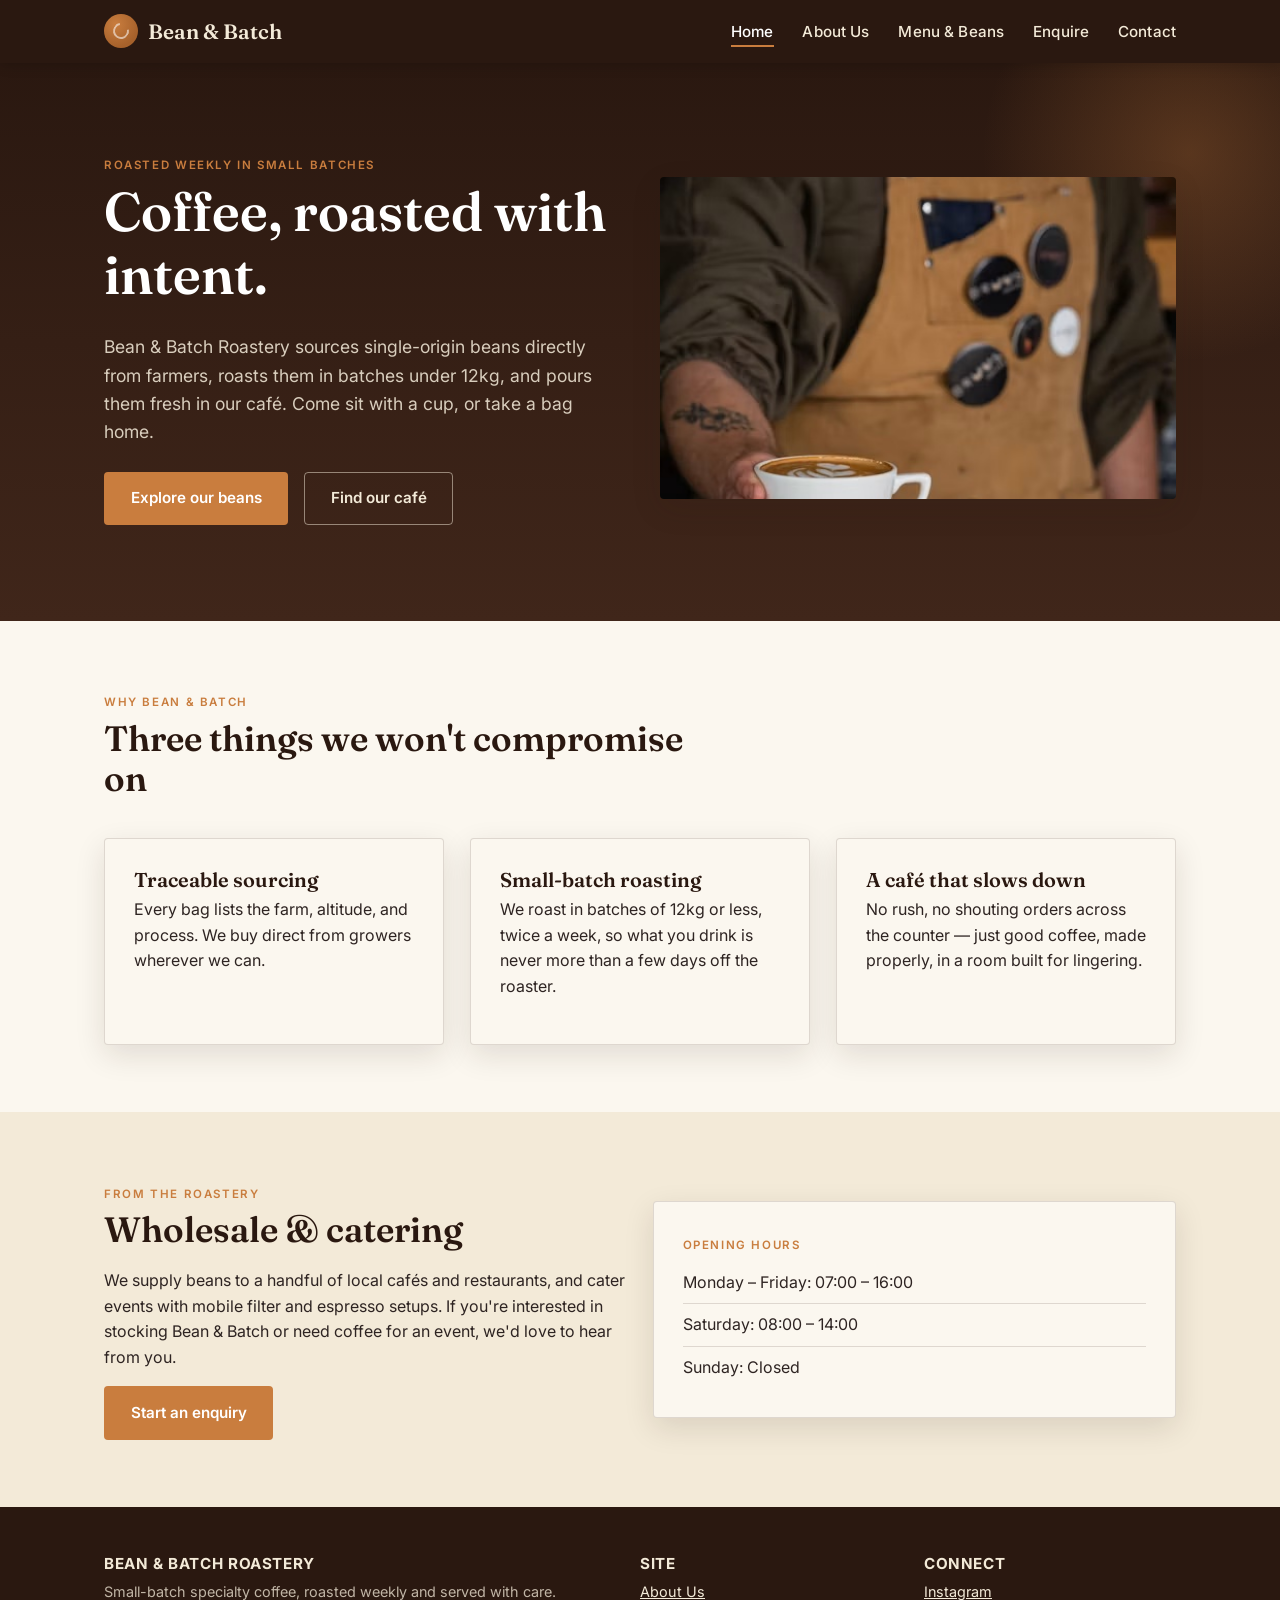
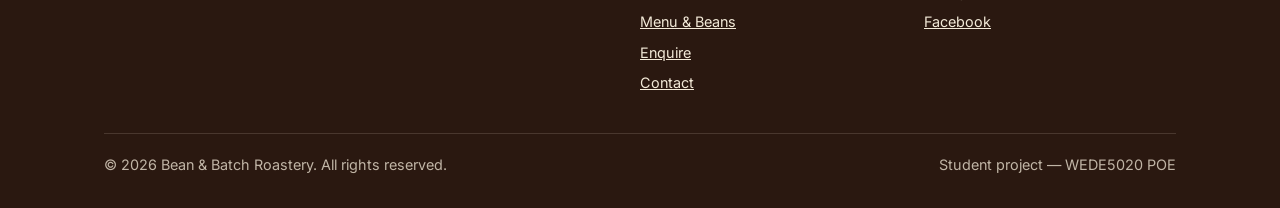
<file: index.html>
<!DOCTYPE html>
<html lang="en">
<head>
  <meta charset="UTF-8">
  <meta name="viewport" content="width=device-width, initial-scale=1.0">
  <title>Bean &amp; Batch Roastery | Small-Batch Specialty Coffee</title>
  <meta name="description" content="Bean & Batch Roastery — small-batch specialty coffee roasted weekly. Visit our café, shop beans online, or enquire about wholesale.">
  <link rel="preconnect" href="https://fonts.googleapis.com">
  <link href="https://fonts.googleapis.com/css2?family=Fraunces:wght@500;600;700&family=Inter:wght@400;500;600&display=swap" rel="stylesheet">
  <link rel="stylesheet" href="css/style.css">
</head>
<body>
  <a class="skip-link" href="#main">Skip to main content</a>

  <header class="site-header">
    <div class="container">
      <a class="brand" href="index.html"><span class="mark" aria-hidden="true"></span>Bean &amp; Batch</a>
      <button class="nav-toggle" aria-label="Toggle navigation" aria-expanded="false">☰ Menu</button>
      <nav class="main-nav" aria-label="Primary">
        <ul>
          <li><a href="index.html" aria-current="page">Home</a></li>
          <li><a href="about.html">About Us</a></li>
          <li><a href="products.html">Menu &amp; Beans</a></li>
          <li><a href="enquiry.html">Enquire</a></li>
          <li><a href="contact.html">Contact</a></li>
        </ul>
      </nav>
    </div>
  </header>

  <main id="main">
    <section class="hero">
      <div class="container">
        <div class="grid grid-2" style="align-items:center; gap:2.5rem;">
          <div>
            <p class="eyebrow">Roasted weekly in small batches</p>
            <h1>Coffee, roasted with intent.</h1>
            <p class="lede">Bean &amp; Batch Roastery sources single-origin beans directly from farmers, roasts them in batches under 12kg, and pours them fresh in our café. Come sit with a cup, or take a bag home.</p>
            <div class="hero-actions">
              <a class="btn btn-primary" href="products.html">Explore our beans</a>
              <a class="btn btn-outline" href="contact.html">Find our café</a>
            </div>
          </div>
          <div class="hero-figure">
            <figure class="responsive-figure">
              <picture>
                <source media="(max-width: 760px)" srcset="images/hero-coffee-480.jpg 480w, images/hero-coffee-800.jpg 800w" sizes="100vw">
                <source media="(min-width: 761px)" srcset="images/hero-coffee-800.jpg 800w, images/hero-coffee-1200.jpg 1200w" sizes="50vw">
                <img src="images/hero-coffee-800.jpg" alt="Barista pouring a fresh cup of filter coffee at the Bean & Batch counter" loading="lazy" width="800" height="500">
              </picture>
            </figure>
          </div>
        </div>
      </div>
    </section>

    <section>
      <div class="container">
        <div class="section-head">
          <p class="eyebrow">Why Bean &amp; Batch</p>
          <h2>Three things we won't compromise on</h2>
        </div>
        <div class="grid grid-3">
          <div class="card">
            <h3>Traceable sourcing</h3>
            <p>Every bag lists the farm, altitude, and process. We buy direct from growers wherever we can.</p>
          </div>
          <div class="card">
            <h3>Small-batch roasting</h3>
            <p>We roast in batches of 12kg or less, twice a week, so what you drink is never more than a few days off the roaster.</p>
          </div>
          <div class="card">
            <h3>A café that slows down</h3>
            <p>No rush, no shouting orders across the counter — just good coffee, made properly, in a room built for lingering.</p>
          </div>
        </div>
      </div>
    </section>

    <section class="section-alt">
      <div class="container">
        <div class="grid grid-2" style="align-items:center;">
          <div>
            <p class="eyebrow">From the roastery</p>
            <h2>Wholesale &amp; catering</h2>
            <p>We supply beans to a handful of local cafés and restaurants, and cater events with mobile filter and espresso setups. If you're interested in stocking Bean &amp; Batch or need coffee for an event, we'd love to hear from you.</p>
            <a class="btn btn-primary" href="enquiry.html">Start an enquiry</a>
          </div>
          <div class="card">
            <p class="eyebrow">Opening hours</p>
            <ul class="info-list">
              <li>Monday – Friday: 07:00 – 16:00</li>
              <li>Saturday: 08:00 – 14:00</li>
              <li>Sunday: Closed</li>
            </ul>
          </div>
        </div>
      </div>
    </section>
  </main>

  <footer class="site-footer">
    <div class="container">
      <div class="footer-grid">
        <div>
          <h4>Bean &amp; Batch Roastery</h4>
          <p>Small-batch specialty coffee, roasted weekly and served with care.</p>
        </div>
        <div>
          <h4>Site</h4>
          <ul>
            <li><a href="about.html">About Us</a></li>
            <li><a href="products.html">Menu &amp; Beans</a></li>
            <li><a href="enquiry.html">Enquire</a></li>
            <li><a href="contact.html">Contact</a></li>
          </ul>
        </div>
        <div>
          <h4>Connect</h4>
          <ul>
            <li><a href="https://instagram.com" target="_blank" rel="noopener">Instagram</a></li>
            <li><a href="https://facebook.com" target="_blank" rel="noopener">Facebook</a></li>
          </ul>
        </div>
      </div>
      <div class="footer-bottom">
        <span>&copy; 2026 Bean &amp; Batch Roastery. All rights reserved.</span>
        <span>Student project — WEDE5020 POE</span>
      </div>
    </div>
  </footer>

  <script src="js/main.js"></script>
</body>
</html>
</file>
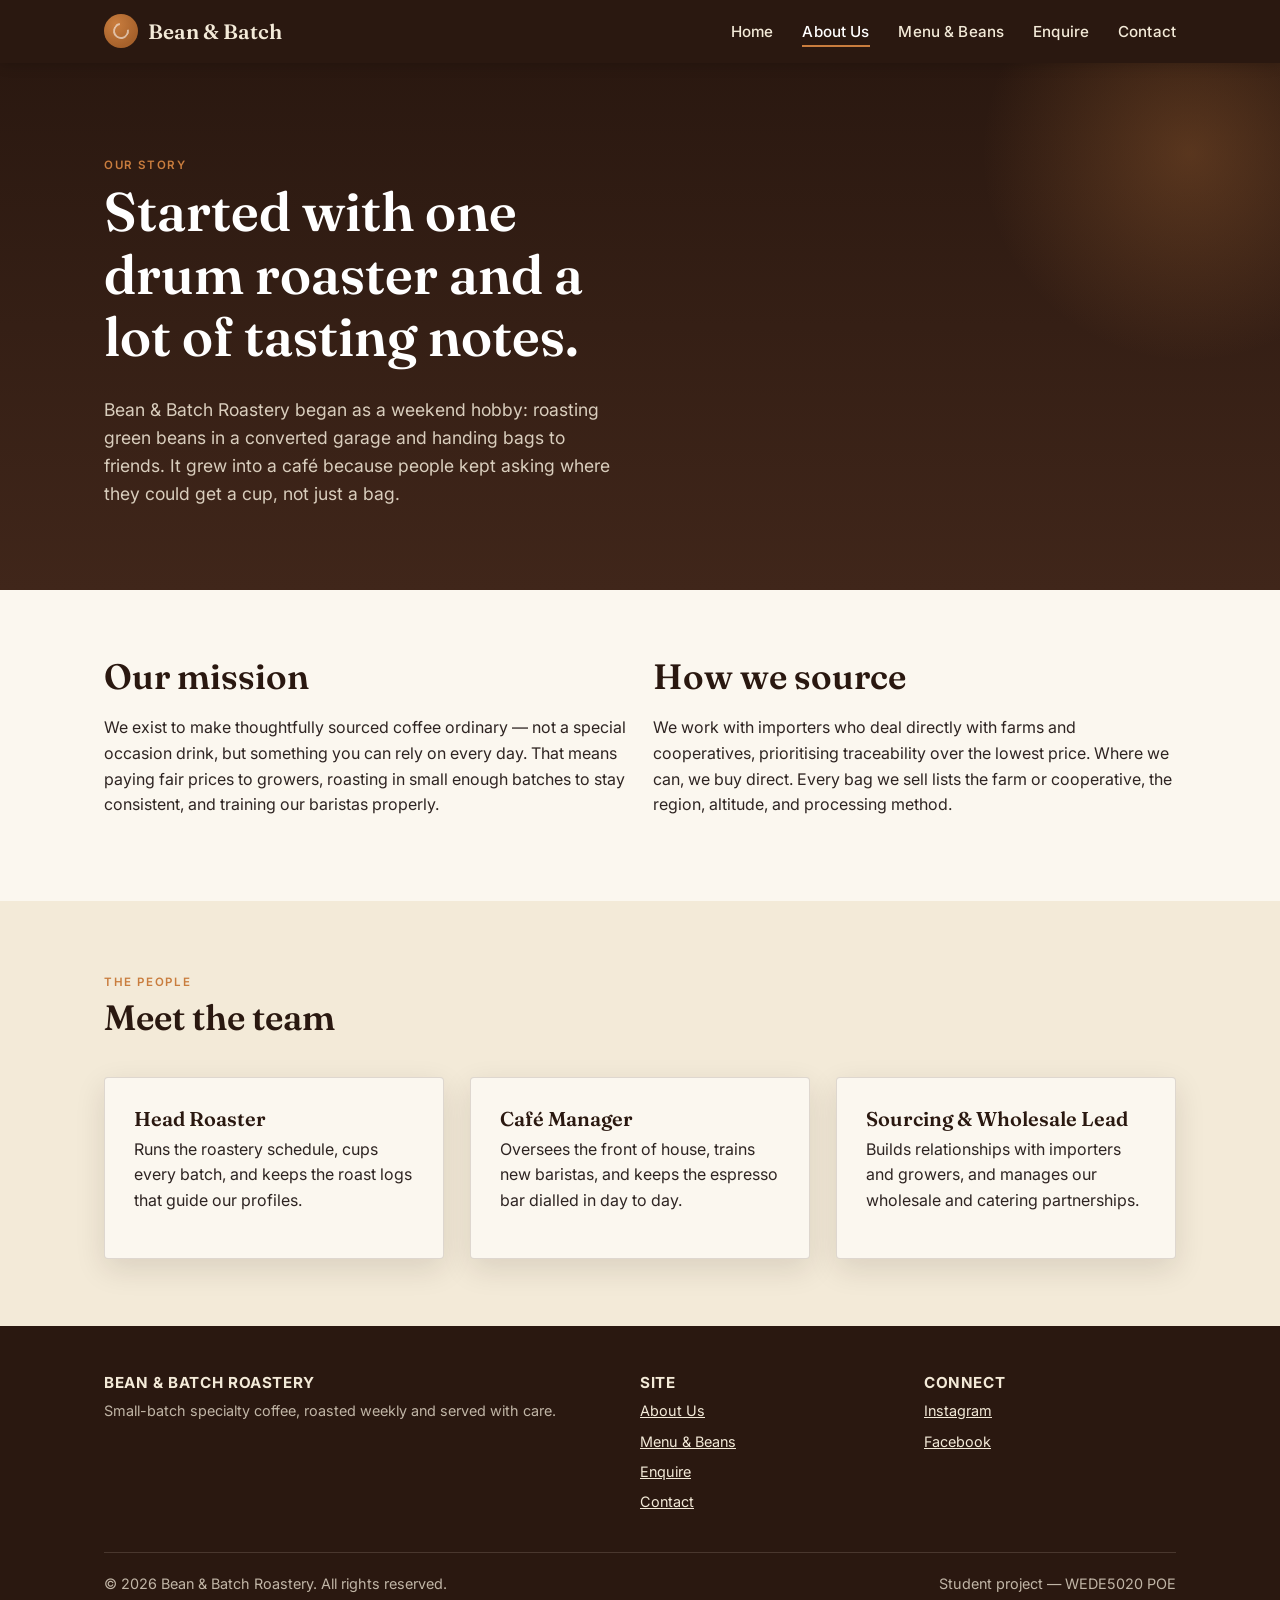
<file: about.html>
<!DOCTYPE html>
<html lang="en">
<head>
  <meta charset="UTF-8">
  <meta name="viewport" content="width=device-width, initial-scale=1.0">
  <title>About Us | Bean &amp; Batch Roastery</title>
  <meta name="description" content="The story, mission, and team behind Bean & Batch Roastery.">
  <link rel="preconnect" href="https://fonts.googleapis.com">
  <link href="https://fonts.googleapis.com/css2?family=Fraunces:wght@500;600;700&family=Inter:wght@400;500;600&display=swap" rel="stylesheet">
  <link rel="stylesheet" href="css/style.css">
</head>
<body>
  <a class="skip-link" href="#main">Skip to main content</a>

  <header class="site-header">
    <div class="container">
      <a class="brand" href="index.html"><span class="mark" aria-hidden="true"></span>Bean &amp; Batch</a>
      <button class="nav-toggle" aria-label="Toggle navigation" aria-expanded="false">☰ Menu</button>
      <nav class="main-nav" aria-label="Primary">
        <ul>
          <li><a href="index.html">Home</a></li>
          <li><a href="about.html" aria-current="page">About Us</a></li>
          <li><a href="products.html">Menu &amp; Beans</a></li>
          <li><a href="enquiry.html">Enquire</a></li>
          <li><a href="contact.html">Contact</a></li>
        </ul>
      </nav>
    </div>
  </header>

  <main id="main">
    <section class="hero" style="padding-bottom:4rem;">
      <div class="container">
        <p class="eyebrow">Our story</p>
        <h1>Started with one drum roaster and a lot of tasting notes.</h1>
        <p class="lede">Bean &amp; Batch Roastery began as a weekend hobby: roasting green beans in a converted garage and handing bags to friends. It grew into a café because people kept asking where they could get a cup, not just a bag.</p>
      </div>
    </section>

    <section>
      <div class="container">
        <div class="grid grid-2">
          <div>
            <h2>Our mission</h2>
            <p>We exist to make thoughtfully sourced coffee ordinary — not a special occasion drink, but something you can rely on every day. That means paying fair prices to growers, roasting in small enough batches to stay consistent, and training our baristas properly.</p>
          </div>
          <div>
            <h2>How we source</h2>
            <p>We work with importers who deal directly with farms and cooperatives, prioritising traceability over the lowest price. Where we can, we buy direct. Every bag we sell lists the farm or cooperative, the region, altitude, and processing method.</p>
          </div>
        </div>
      </div>
    </section>

    <section class="section-alt">
      <div class="container">
        <div class="section-head">
          <p class="eyebrow">The people</p>
          <h2>Meet the team</h2>
        </div>
        <div class="grid grid-3">
          <div class="card">
            <h3>Head Roaster</h3>
            <p>Runs the roastery schedule, cups every batch, and keeps the roast logs that guide our profiles.</p>
          </div>
          <div class="card">
            <h3>Café Manager</h3>
            <p>Oversees the front of house, trains new baristas, and keeps the espresso bar dialled in day to day.</p>
          </div>
          <div class="card">
            <h3>Sourcing &amp; Wholesale Lead</h3>
            <p>Builds relationships with importers and growers, and manages our wholesale and catering partnerships.</p>
          </div>
        </div>
      </div>
    </section>
  </main>

  <footer class="site-footer">
    <div class="container">
      <div class="footer-grid">
        <div>
          <h4>Bean &amp; Batch Roastery</h4>
          <p>Small-batch specialty coffee, roasted weekly and served with care.</p>
        </div>
        <div>
          <h4>Site</h4>
          <ul>
            <li><a href="about.html">About Us</a></li>
            <li><a href="products.html">Menu &amp; Beans</a></li>
            <li><a href="enquiry.html">Enquire</a></li>
            <li><a href="contact.html">Contact</a></li>
          </ul>
        </div>
        <div>
          <h4>Connect</h4>
          <ul>
            <li><a href="https://instagram.com" target="_blank" rel="noopener">Instagram</a></li>
            <li><a href="https://facebook.com" target="_blank" rel="noopener">Facebook</a></li>
          </ul>
        </div>
      </div>
      <div class="footer-bottom">
        <span>&copy; 2026 Bean &amp; Batch Roastery. All rights reserved.</span>
        <span>Student project — WEDE5020 POE</span>
      </div>
    </div>
  </footer>

  <script src="js/main.js"></script>
</body>
</html>
</file>
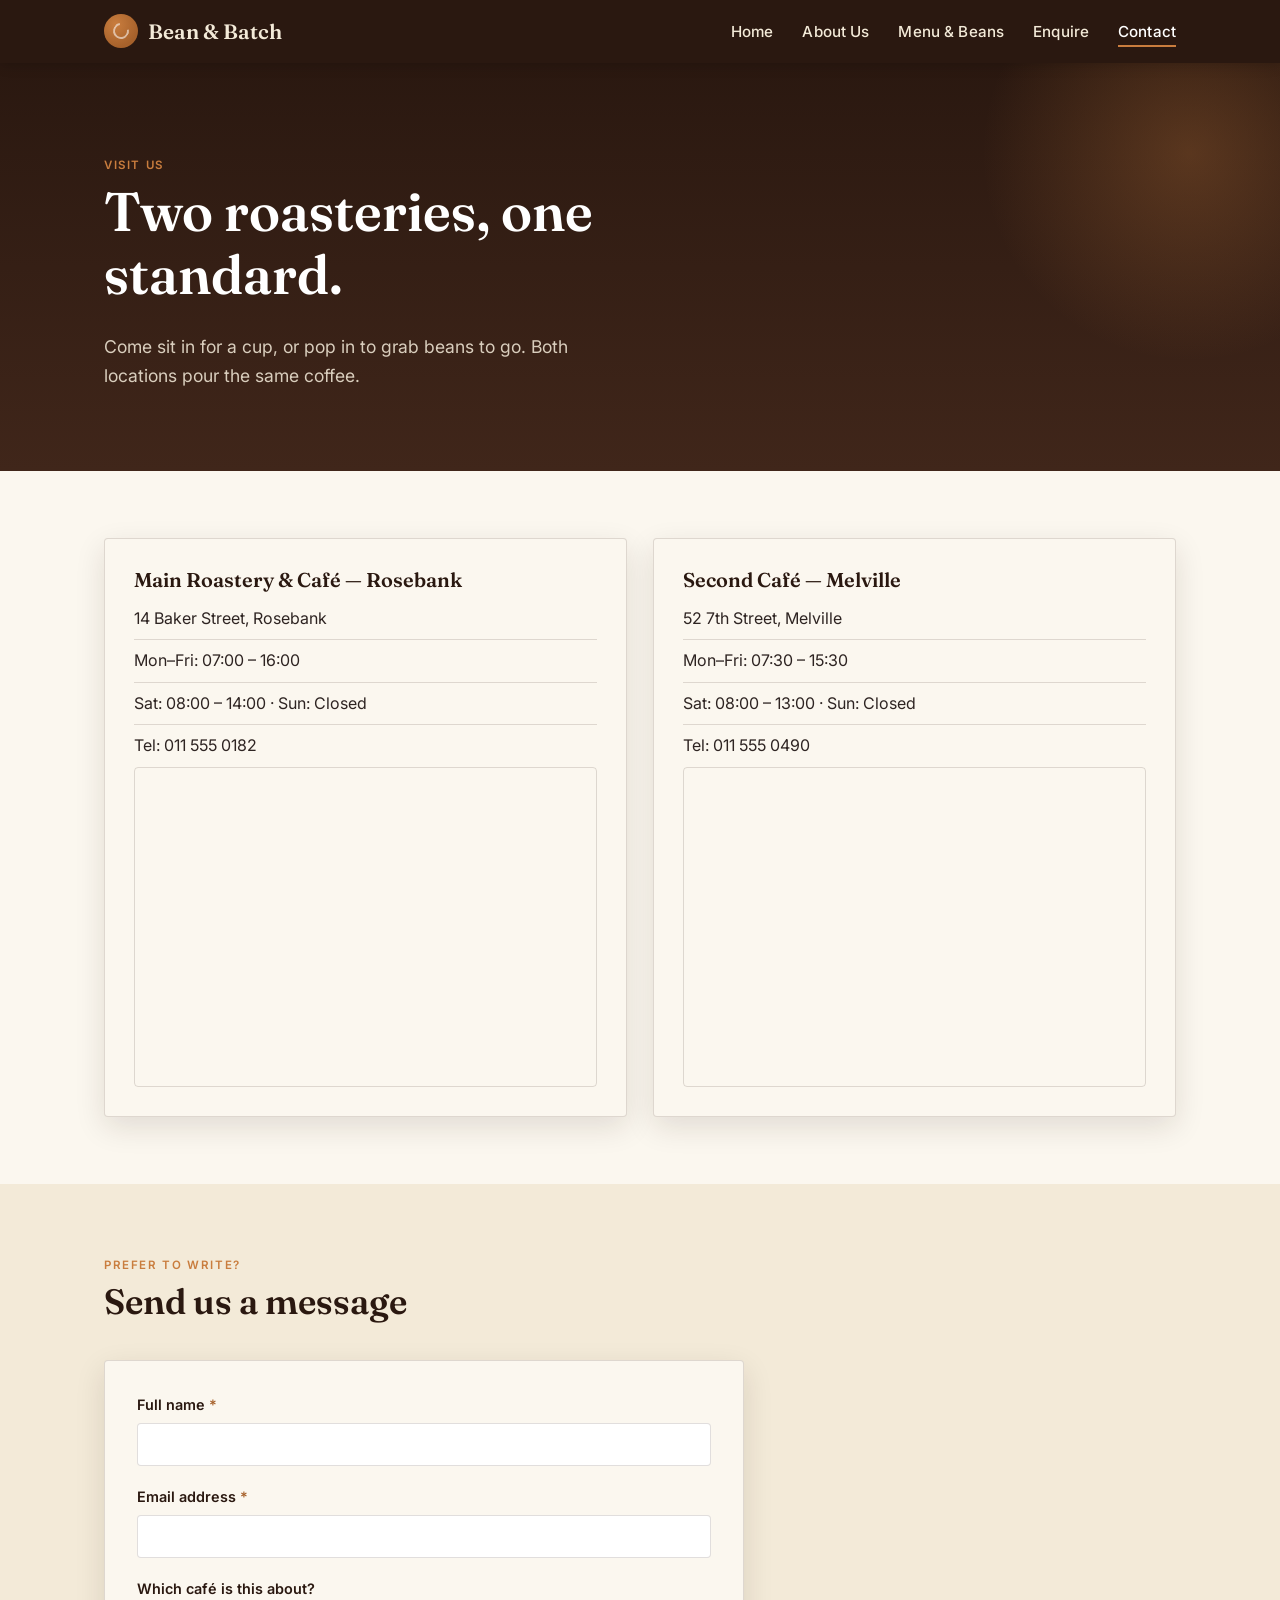
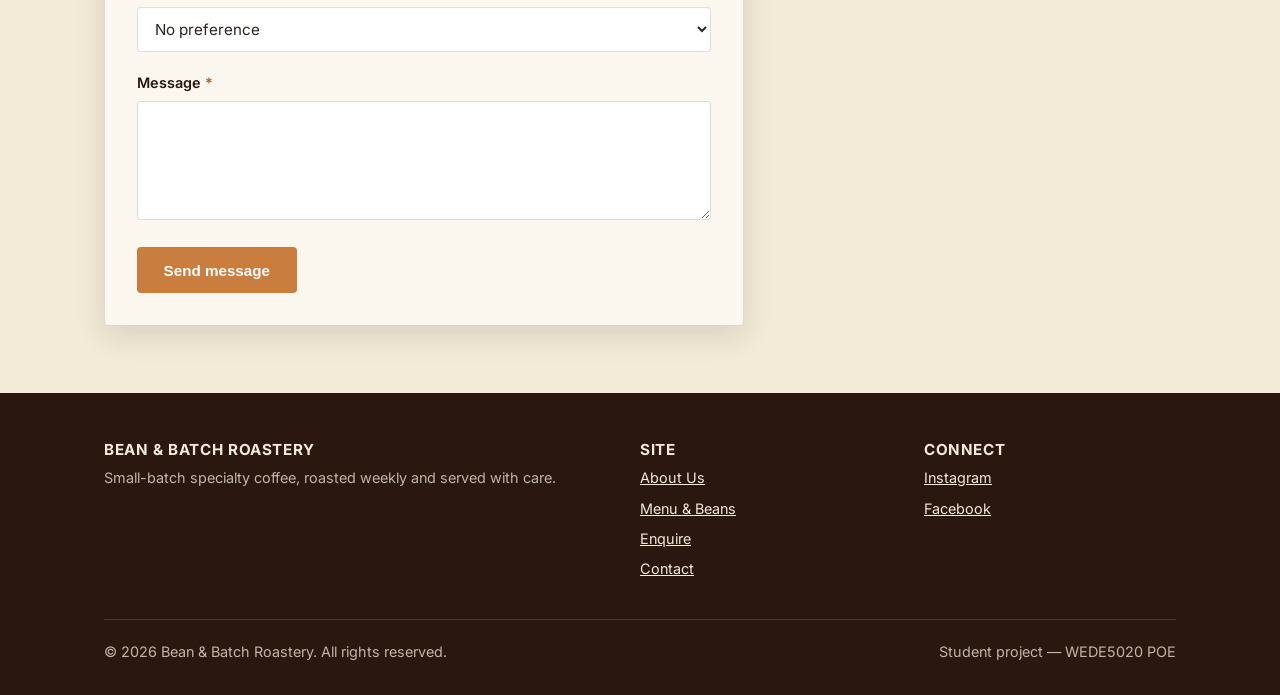
<file: contact.html>
<!DOCTYPE html>
<html lang="en">
<head>
  <meta charset="UTF-8">
  <meta name="viewport" content="width=device-width, initial-scale=1.0">
  <title>Contact | Bean &amp; Batch Roastery</title>
  <meta name="description" content="Find Bean & Batch Roastery's café locations, hours, and contact details.">
  <link rel="preconnect" href="https://fonts.googleapis.com">
  <link href="https://fonts.googleapis.com/css2?family=Fraunces:wght@500;600;700&family=Inter:wght@400;500;600&display=swap" rel="stylesheet">
  <link rel="stylesheet" href="css/style.css">
</head>
<body>
  <a class="skip-link" href="#main">Skip to main content</a>

  <header class="site-header">
    <div class="container">
      <a class="brand" href="index.html"><span class="mark" aria-hidden="true"></span>Bean &amp; Batch</a>
      <button class="nav-toggle" aria-label="Toggle navigation" aria-expanded="false">☰ Menu</button>
      <nav class="main-nav" aria-label="Primary">
        <ul>
          <li><a href="index.html">Home</a></li>
          <li><a href="about.html">About Us</a></li>
          <li><a href="products.html">Menu &amp; Beans</a></li>
          <li><a href="enquiry.html">Enquire</a></li>
          <li><a href="contact.html" aria-current="page">Contact</a></li>
        </ul>
      </nav>
    </div>
  </header>

  <main id="main">
    <section class="hero" style="padding-bottom:4rem;">
      <div class="container">
        <p class="eyebrow">Visit us</p>
        <h1>Two roasteries, one standard.</h1>
        <p class="lede">Come sit in for a cup, or pop in to grab beans to go. Both locations pour the same coffee.</p>
      </div>
    </section>

    <section>
      <div class="container">
        <div class="grid grid-2">
          <div class="card">
            <h3>Main Roastery &amp; Café — Rosebank</h3>
            <ul class="info-list">
              <li>14 Baker Street, Rosebank</li>
              <li>Mon–Fri: 07:00 – 16:00</li>
              <li>Sat: 08:00 – 14:00 · Sun: Closed</li>
              <li>Tel: 011 555 0182</li>
            </ul>
            <div class="map-embed">
              <iframe title="Map showing Rosebank location" src="https://maps.google.com/maps?q=Rosebank%20Johannesburg&t=&z=14&ie=UTF8&iwloc=&output=embed" loading="lazy"></iframe>
            </div>
          </div>
          <div class="card">
            <h3>Second Café — Melville</h3>
            <ul class="info-list">
              <li>52 7th Street, Melville</li>
              <li>Mon–Fri: 07:30 – 15:30</li>
              <li>Sat: 08:00 – 13:00 · Sun: Closed</li>
              <li>Tel: 011 555 0490</li>
            </ul>
            <div class="map-embed">
              <iframe title="Map showing Melville location" src="https://maps.google.com/maps?q=Melville%20Johannesburg&t=&z=14&ie=UTF8&iwloc=&output=embed" loading="lazy"></iframe>
            </div>
          </div>
        </div>
      </div>
    </section>

    <section class="section-alt">
      <div class="container">
        <div class="section-head">
          <p class="eyebrow">Prefer to write?</p>
          <h2>Send us a message</h2>
        </div>
        <form data-confirm novalidate>
          <div class="form-row">
            <label for="c-name">Full name <span class="required">*</span></label>
            <input type="text" id="c-name" name="c-name" required>
          </div>
          <div class="form-row">
            <label for="c-email">Email address <span class="required">*</span></label>
            <input type="email" id="c-email" name="c-email" required>
          </div>
          <div class="form-row">
            <label for="c-location">Which café is this about?</label>
            <select id="c-location" name="c-location">
              <option value="">No preference</option>
              <option value="rosebank">Rosebank</option>
              <option value="melville">Melville</option>
            </select>
          </div>
          <div class="form-row">
            <label for="c-message">Message <span class="required">*</span></label>
            <textarea id="c-message" name="c-message" rows="5" required></textarea>
          </div>
          <button type="submit" class="btn btn-primary">Send message</button>
          <p class="form-note" role="status" hidden></p>
        </form>
      </div>
    </section>
  </main>

  <footer class="site-footer">
    <div class="container">
      <div class="footer-grid">
        <div>
          <h4>Bean &amp; Batch Roastery</h4>
          <p>Small-batch specialty coffee, roasted weekly and served with care.</p>
        </div>
        <div>
          <h4>Site</h4>
          <ul>
            <li><a href="about.html">About Us</a></li>
            <li><a href="products.html">Menu &amp; Beans</a></li>
            <li><a href="enquiry.html">Enquire</a></li>
            <li><a href="contact.html">Contact</a></li>
          </ul>
        </div>
        <div>
          <h4>Connect</h4>
          <ul>
            <li><a href="https://instagram.com" target="_blank" rel="noopener">Instagram</a></li>
            <li><a href="https://facebook.com" target="_blank" rel="noopener">Facebook</a></li>
          </ul>
        </div>
      </div>
      <div class="footer-bottom">
        <span>&copy; 2026 Bean &amp; Batch Roastery. All rights reserved.</span>
        <span>Student project — WEDE5020 POE</span>
      </div>
    </div>
  </footer>

  <script src="js/main.js"></script>
</body>
</html>
</file>
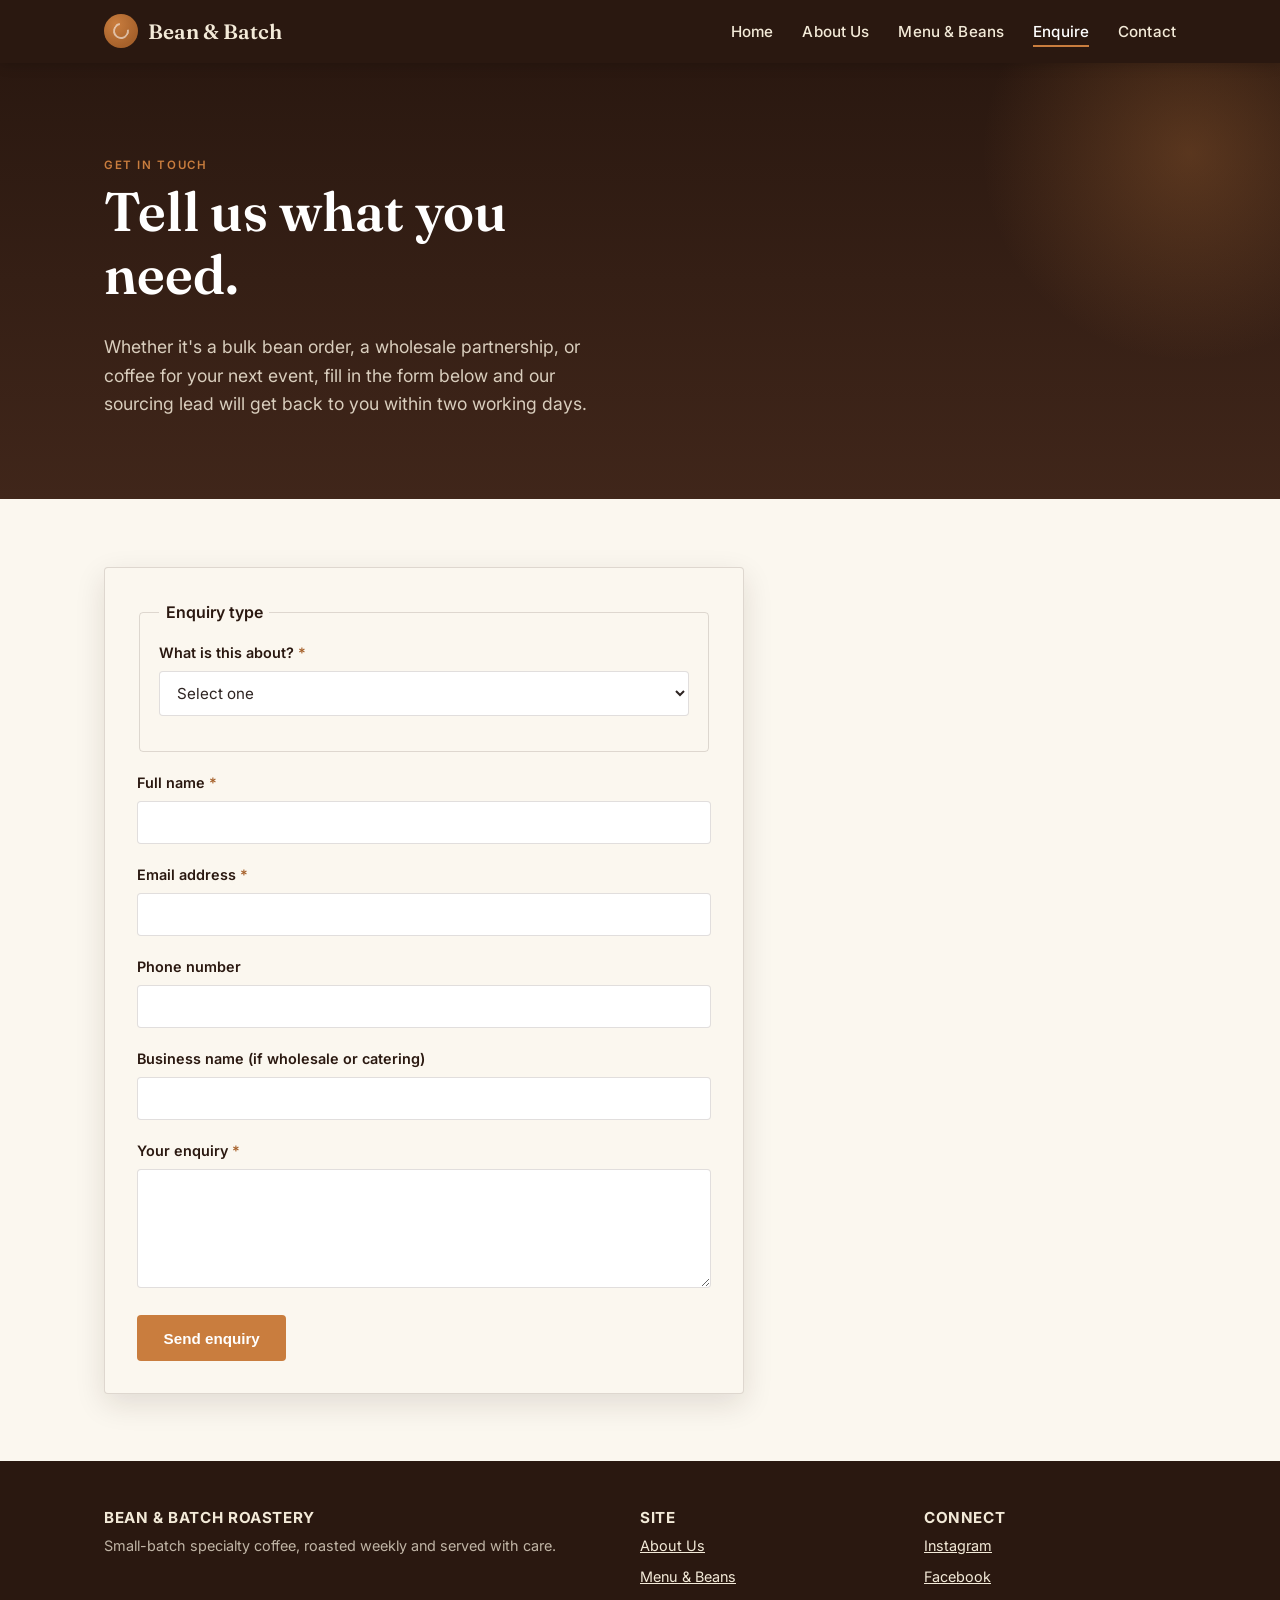
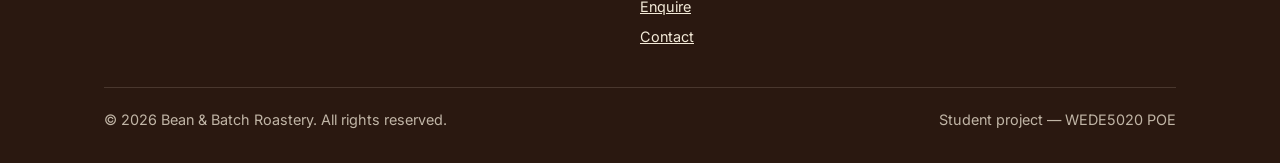
<file: enquiry.html>
<!DOCTYPE html>
<html lang="en">
<head>
  <meta charset="UTF-8">
  <meta name="viewport" content="width=device-width, initial-scale=1.0">
  <title>Enquire | Bean &amp; Batch Roastery</title>
  <meta name="description" content="Send a product, wholesale, or catering enquiry to Bean & Batch Roastery.">
  <link rel="preconnect" href="https://fonts.googleapis.com">
  <link href="https://fonts.googleapis.com/css2?family=Fraunces:wght@500;600;700&family=Inter:wght@400;500;600&display=swap" rel="stylesheet">
  <link rel="stylesheet" href="css/style.css">
</head>
<body>
  <a class="skip-link" href="#main">Skip to main content</a>

  <header class="site-header">
    <div class="container">
      <a class="brand" href="index.html"><span class="mark" aria-hidden="true"></span>Bean &amp; Batch</a>
      <button class="nav-toggle" aria-label="Toggle navigation" aria-expanded="false">☰ Menu</button>
      <nav class="main-nav" aria-label="Primary">
        <ul>
          <li><a href="index.html">Home</a></li>
          <li><a href="about.html">About Us</a></li>
          <li><a href="products.html">Menu &amp; Beans</a></li>
          <li><a href="enquiry.html" aria-current="page">Enquire</a></li>
          <li><a href="contact.html">Contact</a></li>
        </ul>
      </nav>
    </div>
  </header>

  <main id="main">
    <section class="hero" style="padding-bottom:4rem;">
      <div class="container">
        <p class="eyebrow">Get in touch</p>
        <h1>Tell us what you need.</h1>
        <p class="lede">Whether it's a bulk bean order, a wholesale partnership, or coffee for your next event, fill in the form below and our sourcing lead will get back to you within two working days.</p>
      </div>
    </section>

    <section>
      <div class="container">
        <form data-confirm novalidate>
          <fieldset>
            <legend>Enquiry type</legend>
            <div class="form-row">
              <label for="enquiry-type">What is this about? <span class="required">*</span></label>
              <select id="enquiry-type" name="enquiry-type" required>
                <option value="">Select one</option>
                <option value="product">Product enquiry (beans / merchandise)</option>
                <option value="wholesale">Wholesale / stocking our beans</option>
                <option value="catering">Catering / event coffee</option>
                <option value="other">Something else</option>
              </select>
            </div>
          </fieldset>

          <div class="form-row">
            <label for="full-name">Full name <span class="required">*</span></label>
            <input type="text" id="full-name" name="full-name" required>
          </div>

          <div class="form-row">
            <label for="email">Email address <span class="required">*</span></label>
            <input type="email" id="email" name="email" required>
          </div>

          <div class="form-row">
            <label for="phone">Phone number</label>
            <input type="tel" id="phone" name="phone">
          </div>

          <div class="form-row">
            <label for="business-name">Business name (if wholesale or catering)</label>
            <input type="text" id="business-name" name="business-name">
          </div>

          <div class="form-row">
            <label for="message">Your enquiry <span class="required">*</span></label>
            <textarea id="message" name="message" rows="5" required></textarea>
          </div>

          <button type="submit" class="btn btn-primary">Send enquiry</button>
          <p class="form-note" role="status" hidden></p>
        </form>
      </div>
    </section>
  </main>

  <footer class="site-footer">
    <div class="container">
      <div class="footer-grid">
        <div>
          <h4>Bean &amp; Batch Roastery</h4>
          <p>Small-batch specialty coffee, roasted weekly and served with care.</p>
        </div>
        <div>
          <h4>Site</h4>
          <ul>
            <li><a href="about.html">About Us</a></li>
            <li><a href="products.html">Menu &amp; Beans</a></li>
            <li><a href="enquiry.html">Enquire</a></li>
            <li><a href="contact.html">Contact</a></li>
          </ul>
        </div>
        <div>
          <h4>Connect</h4>
          <ul>
            <li><a href="https://instagram.com" target="_blank" rel="noopener">Instagram</a></li>
            <li><a href="https://facebook.com" target="_blank" rel="noopener">Facebook</a></li>
          </ul>
        </div>
      </div>
      <div class="footer-bottom">
        <span>&copy; 2026 Bean &amp; Batch Roastery. All rights reserved.</span>
        <span>Student project — WEDE5020 POE</span>
      </div>
    </div>
  </footer>

  <script src="js/main.js"></script>
</body>
</html>
</file>
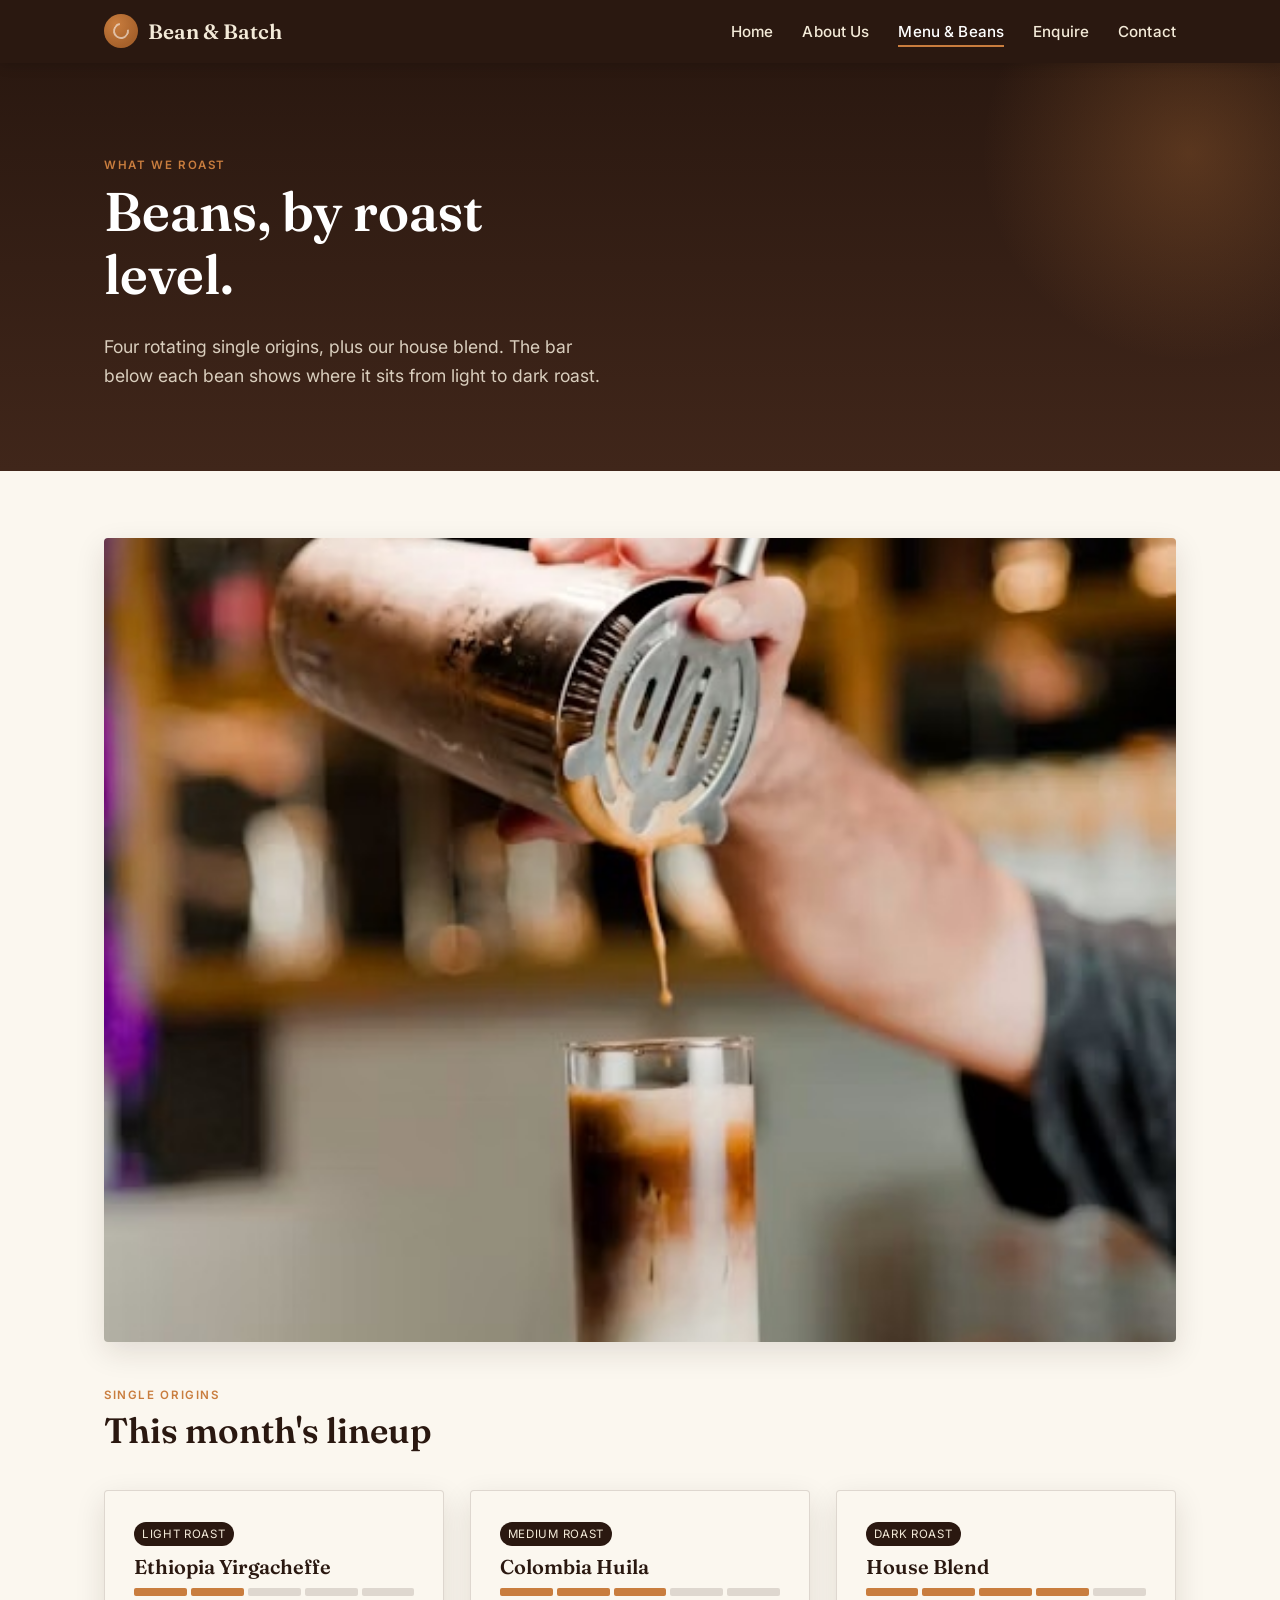
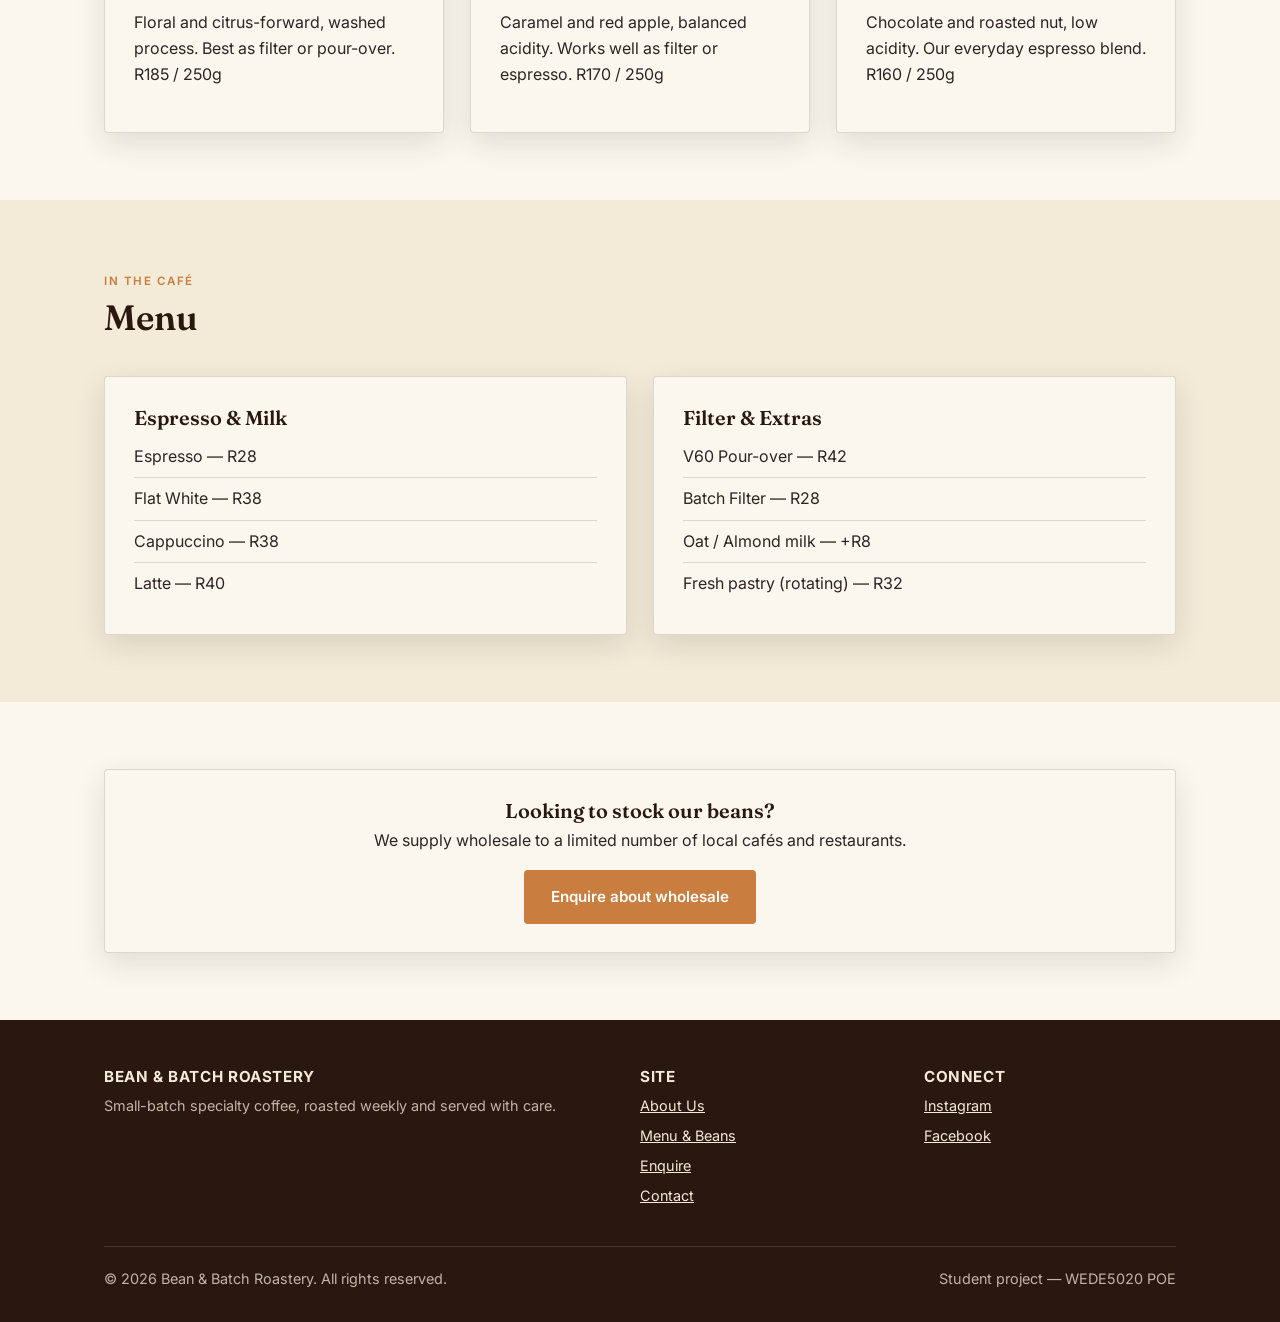
<file: products.html>
<!DOCTYPE html>
<html lang="en">
<head>
  <meta charset="UTF-8">
  <meta name="viewport" content="width=device-width, initial-scale=1.0">
  <title>Menu &amp; Beans | Bean &amp; Batch Roastery</title>
  <meta name="description" content="Single-origin beans and café menu from Bean & Batch Roastery.">
  <link rel="preconnect" href="https://fonts.googleapis.com">
  <link href="https://fonts.googleapis.com/css2?family=Fraunces:wght@500;600;700&family=Inter:wght@400;500;600&display=swap" rel="stylesheet">
  <link rel="stylesheet" href="css/style.css">
</head>
<body>
  <a class="skip-link" href="#main">Skip to main content</a>

  <header class="site-header">
    <div class="container">
      <a class="brand" href="index.html"><span class="mark" aria-hidden="true"></span>Bean &amp; Batch</a>
      <button class="nav-toggle" aria-label="Toggle navigation" aria-expanded="false">☰ Menu</button>
      <nav class="main-nav" aria-label="Primary">
        <ul>
          <li><a href="index.html">Home</a></li>
          <li><a href="about.html">About Us</a></li>
          <li><a href="products.html" aria-current="page">Menu &amp; Beans</a></li>
          <li><a href="enquiry.html">Enquire</a></li>
          <li><a href="contact.html">Contact</a></li>
        </ul>
      </nav>
    </div>
  </header>

  <main id="main">
    <section class="hero" style="padding-bottom:4rem;">
      <div class="container">
        <p class="eyebrow">What we roast</p>
        <h1>Beans, by roast level.</h1>
        <p class="lede">Four rotating single origins, plus our house blend. The bar below each bean shows where it sits from light to dark roast.</p>
      </div>
    </section>

    <section>
      <div class="container">
        <figure class="responsive-figure" style="margin-bottom:2.4rem;">
          <img
            src="images/beans-800.jpg"
            srcset="images/beans-480.jpg 480w, images/beans-800.jpg 800w, images/beans-1200.jpg 1200w"
            sizes="(max-width: 760px) 100vw, (max-width: 1024px) 90vw, 1120px"
            alt="Freshly roasted single-origin coffee beans cooling in a tray"
            loading="lazy" width="800" height="600">
        </figure>
        <div class="section-head">
          <p class="eyebrow">Single origins</p>
          <h2>This month's lineup</h2>
        </div>
        <div class="grid grid-3">
          <div class="card">
            <span class="roast-badge">Light Roast</span>
            <h3>Ethiopia Yirgacheffe</h3>
            <div class="roast-meter" aria-hidden="true">
              <span class="filled"></span><span class="filled"></span><span></span><span></span><span></span>
            </div>
            <p>Floral and citrus-forward, washed process. Best as filter or pour-over. R185 / 250g</p>
          </div>
          <div class="card">
            <span class="roast-badge">Medium Roast</span>
            <h3>Colombia Huila</h3>
            <div class="roast-meter" aria-hidden="true">
              <span class="filled"></span><span class="filled"></span><span class="filled"></span><span></span><span></span>
            </div>
            <p>Caramel and red apple, balanced acidity. Works well as filter or espresso. R170 / 250g</p>
          </div>
          <div class="card">
            <span class="roast-badge">Dark Roast</span>
            <h3>House Blend</h3>
            <div class="roast-meter" aria-hidden="true">
              <span class="filled"></span><span class="filled"></span><span class="filled"></span><span class="filled"></span><span></span>
            </div>
            <p>Chocolate and roasted nut, low acidity. Our everyday espresso blend. R160 / 250g</p>
          </div>
        </div>
      </div>
    </section>

    <section class="section-alt">
      <div class="container">
        <div class="section-head">
          <p class="eyebrow">In the café</p>
          <h2>Menu</h2>
        </div>
        <div class="grid grid-2">
          <div class="card">
            <h3>Espresso &amp; Milk</h3>
            <ul class="info-list">
              <li>Espresso — R28</li>
              <li>Flat White — R38</li>
              <li>Cappuccino — R38</li>
              <li>Latte — R40</li>
            </ul>
          </div>
          <div class="card">
            <h3>Filter &amp; Extras</h3>
            <ul class="info-list">
              <li>V60 Pour-over — R42</li>
              <li>Batch Filter — R28</li>
              <li>Oat / Almond milk — +R8</li>
              <li>Fresh pastry (rotating) — R32</li>
            </ul>
          </div>
        </div>
      </div>
    </section>

    <section>
      <div class="container">
        <div class="card" style="text-align:center;">
          <h3>Looking to stock our beans?</h3>
          <p>We supply wholesale to a limited number of local cafés and restaurants.</p>
          <a class="btn btn-primary" href="enquiry.html">Enquire about wholesale</a>
        </div>
      </div>
    </section>
  </main>

  <footer class="site-footer">
    <div class="container">
      <div class="footer-grid">
        <div>
          <h4>Bean &amp; Batch Roastery</h4>
          <p>Small-batch specialty coffee, roasted weekly and served with care.</p>
        </div>
        <div>
          <h4>Site</h4>
          <ul>
            <li><a href="about.html">About Us</a></li>
            <li><a href="products.html">Menu &amp; Beans</a></li>
            <li><a href="enquiry.html">Enquire</a></li>
            <li><a href="contact.html">Contact</a></li>
          </ul>
        </div>
        <div>
          <h4>Connect</h4>
          <ul>
            <li><a href="https://instagram.com" target="_blank" rel="noopener">Instagram</a></li>
            <li><a href="https://facebook.com" target="_blank" rel="noopener">Facebook</a></li>
          </ul>
        </div>
      </div>
      <div class="footer-bottom">
        <span>&copy; 2026 Bean &amp; Batch Roastery. All rights reserved.</span>
        <span>Student project — WEDE5020 POE</span>
      </div>
    </div>
  </footer>

  <script src="js/main.js"></script>
</body>
</html>
</file>
<file: css/style.css>
/* ============================================================
   Bean & Batch Roastery — stylesheet
   Palette: Espresso #2A1810, Cream #F3EAD8, Copper #C97D3E,
            Sage #6B7A55, Ink #2E2422
   Type: 'Fraunces' (display) + 'Inter' (body)
   ============================================================ */

:root {
  --espresso: #2A1810;
  --espresso-light: #40261A;
  --cream: #F3EAD8;
  --cream-soft: #FBF7EF;
  --copper: #C97D3E;
  --copper-dark: #A6612B;
  --sage: #6B7A55;
  --ink: #2E2422;
  --border: rgba(42, 24, 16, 0.14);
  --shadow: 0 10px 30px rgba(42, 24, 16, 0.12);
  --radius: 4px;
  --max-width: 1120px;
}

* { box-sizing: border-box; }

html { scroll-behavior: smooth; }

body {
  margin: 0;
  font-family: 'Inter', -apple-system, BlinkMacSystemFont, 'Segoe UI', sans-serif;
  color: var(--ink);
  background: var(--cream-soft);
  line-height: 1.6;
}

h1, h2, h3, h4 {
  font-family: 'Fraunces', Georgia, serif;
  color: var(--espresso);
  line-height: 1.15;
  margin: 0 0 0.5em;
}

h1 { font-size: clamp(2.2rem, 5vw, 3.4rem); font-weight: 600; }
h2 { font-size: clamp(1.6rem, 3vw, 2.2rem); font-weight: 600; }
h3 { font-size: 1.25rem; font-weight: 600; }

p { margin: 0 0 1em; }

a { color: var(--copper-dark); }

.eyebrow {
  display: inline-block;
  font-family: 'Inter', sans-serif;
  font-size: 0.72rem;
  letter-spacing: 0.14em;
  text-transform: uppercase;
  color: var(--copper);
  font-weight: 600;
  margin-bottom: 0.6em;
}

img { max-width: 100%; display: block; }

/* ---------- Responsive images ---------- */
.responsive-figure {
  margin: 0;
  border-radius: var(--radius);
  overflow: hidden;
  box-shadow: var(--shadow);
}
.responsive-figure img {
  width: 100%;
  height: 100%;
  object-fit: cover;
  aspect-ratio: 4 / 3;
}
.hero-figure .responsive-figure img { aspect-ratio: 16 / 10; }
figcaption {
  font-size: 0.8rem;
  color: var(--espresso);
  opacity: 0.7;
  margin-top: 0.5rem;
}

.container {
  max-width: var(--max-width);
  margin: 0 auto;
  padding: 0 1.5rem;
}

/* ---------- Skip link / accessibility ---------- */
.skip-link {
  position: absolute;
  left: -999px;
  top: 0;
  background: var(--copper);
  color: #fff;
  padding: 0.6em 1em;
  z-index: 100;
}
.skip-link:focus {
  left: 1rem;
  top: 1rem;
}
a:focus-visible, button:focus-visible, input:focus-visible, textarea:focus-visible {
  outline: 3px solid var(--sage);
  outline-offset: 2px;
}

/* ---------- Header / Nav ---------- */
.site-header {
  background: var(--espresso);
  position: sticky;
  top: 0;
  z-index: 50;
  box-shadow: 0 2px 12px rgba(0,0,0,0.18);
}
.site-header .container {
  display: flex;
  align-items: center;
  justify-content: space-between;
  padding-top: 0.9rem;
  padding-bottom: 0.9rem;
}
.brand {
  display: flex;
  align-items: center;
  gap: 0.6rem;
  color: var(--cream);
  text-decoration: none;
  font-family: 'Fraunces', serif;
  font-size: 1.3rem;
  font-weight: 600;
}
.brand .mark {
  width: 34px;
  height: 34px;
  border-radius: 50%;
  background: radial-gradient(circle at 35% 30%, var(--copper), var(--copper-dark) 70%);
  display: inline-block;
  position: relative;
}
.brand .mark::after {
  content: "";
  position: absolute;
  inset: 9px;
  border-radius: 50%;
  border: 2px solid rgba(255,255,255,0.55);
  border-top-color: transparent;
  transform: rotate(35deg);
}

nav.main-nav ul {
  list-style: none;
  display: flex;
  gap: 1.8rem;
  margin: 0;
  padding: 0;
}
nav.main-nav a {
  color: var(--cream);
  text-decoration: none;
  font-size: 0.95rem;
  font-weight: 500;
  letter-spacing: 0.01em;
  padding-bottom: 4px;
  border-bottom: 2px solid transparent;
  transition: border-color 0.2s ease, color 0.2s ease;
}
nav.main-nav a:hover,
nav.main-nav a[aria-current="page"] {
  border-bottom-color: var(--copper);
  color: #fff;
}

.nav-toggle {
  display: none;
  background: none;
  border: 1px solid var(--cream);
  color: var(--cream);
  border-radius: var(--radius);
  padding: 0.4rem 0.6rem;
  font-size: 1rem;
  cursor: pointer;
}

/* ---------- Breakpoints ----------
   Desktop:  1025px and up (default styles above)
   Tablet:   761px – 1024px
   Mobile:   760px and below
   ---------------------------------- */

@media (max-width: 1024px) {
  .container { padding: 0 1.25rem; }
  .grid-3 { grid-template-columns: repeat(2, 1fr); }
  .hero { padding: 4rem 0 4.5rem; }
}


@media (max-width: 760px) {
  .nav-toggle { display: inline-block; }
  nav.main-nav {
    display: none;
    width: 100%;
  }
  nav.main-nav.open { display: block; }
  nav.main-nav ul {
    flex-direction: column;
    gap: 0;
    padding: 0.5rem 0 1rem;
  }
  nav.main-nav a {
    display: block;
    padding: 0.7rem 0;
    border-bottom: 1px solid rgba(255,255,255,0.12);
  }
  .site-header .container { flex-wrap: wrap; }
  .hero { padding: 3rem 0 3.5rem; text-align: left; }
  .hero-actions { flex-direction: column; align-items: stretch; }
  .btn { text-align: center; }
  section { padding: 2.8rem 0; }
}

/* ---------- Hero ---------- */
.hero {
  background: linear-gradient(180deg, var(--espresso) 0%, var(--espresso-light) 100%);
  color: var(--cream);
  padding: 5.5rem 0 6rem;
  position: relative;
  overflow: hidden;
}
.hero::before {
  content: "";
  position: absolute;
  right: -120px;
  top: -120px;
  width: 420px;
  height: 420px;
  border-radius: 50%;
  background: radial-gradient(circle, rgba(201,125,62,0.28), transparent 70%);
}
.hero .container { position: relative; }
.hero h1 { color: #fff; max-width: 14ch; }
.hero p.lede {
  max-width: 46ch;
  font-size: 1.1rem;
  color: rgba(243,234,216,0.86);
}
.hero-actions { display: flex; gap: 1rem; flex-wrap: wrap; margin-top: 1.6rem; }

.btn {
  display: inline-block;
  padding: 0.85rem 1.6rem;
  border-radius: var(--radius);
  font-weight: 600;
  font-size: 0.95rem;
  text-decoration: none;
  border: 1px solid transparent;
  cursor: pointer;
  transition: transform 0.15s ease, box-shadow 0.15s ease;
}
.btn:hover { transform: translateY(-2px); }
.btn:active { transform: translateY(0); box-shadow: inset 0 2px 4px rgba(0,0,0,0.2); }
.btn-primary { background: var(--copper); color: #fff; }
.btn-primary:hover { background: var(--copper-dark); }
.btn-outline { background: transparent; color: var(--cream); border-color: rgba(243,234,216,0.5); }
.btn-outline:hover { border-color: var(--cream); }

/* ---------- Sections ---------- */
section { padding: 4.2rem 0; }
.section-alt { background: var(--cream); }

.section-head { max-width: 60ch; margin-bottom: 2.4rem; }

.grid {
  display: grid;
  gap: 1.6rem;
}
.grid-3 { grid-template-columns: repeat(3, 1fr); }
.grid-2 { grid-template-columns: repeat(2, 1fr); }
@media (max-width: 760px) {
  .grid-3, .grid-2 { grid-template-columns: 1fr; }
}

.card {
  background: var(--cream-soft);
  border: 1px solid var(--border);
  border-radius: var(--radius);
  padding: 1.8rem;
  box-shadow: var(--shadow);
}
.card h3 { margin-bottom: 0.4rem; }
.card .roast-badge {
  display: inline-block;
  font-size: 0.72rem;
  letter-spacing: 0.06em;
  text-transform: uppercase;
  background: var(--espresso);
  color: var(--cream);
  padding: 0.25em 0.7em;
  border-radius: 999px;
  margin-bottom: 0.8em;
}

/* Roast-level signature meter (used on products page) */
.roast-meter {
  display: flex;
  gap: 4px;
  margin: 0.6em 0 0.9em;
}
.roast-meter span {
  height: 8px;
  flex: 1;
  border-radius: 2px;
  background: var(--border);
}
.roast-meter span.filled { background: var(--copper); }

/* ---------- Forms ---------- */
form {
  background: var(--cream-soft);
  border: 1px solid var(--border);
  border-radius: var(--radius);
  padding: 2rem;
  box-shadow: var(--shadow);
  max-width: 640px;
}
.form-row { margin-bottom: 1.2rem; }
label {
  display: block;
  font-weight: 600;
  font-size: 0.9rem;
  margin-bottom: 0.4rem;
  color: var(--espresso);
}
input, select, textarea {
  width: 100%;
  padding: 0.7rem 0.8rem;
  border: 1px solid var(--border);
  border-radius: var(--radius);
  font-family: inherit;
  font-size: 0.95rem;
  background: #fff;
  color: var(--ink);
}
input:focus, select:focus, textarea:focus { border-color: var(--copper); }
.required { color: var(--copper-dark); }
fieldset { border: 1px solid var(--border); border-radius: var(--radius); margin-bottom: 1.2rem; padding: 1rem 1.2rem; }
legend { font-weight: 600; padding: 0 0.4em; color: var(--espresso); }

/* ---------- Info blocks (contact) ---------- */
.info-list { list-style: none; padding: 0; margin: 0; }
.info-list li { padding: 0.5rem 0; border-bottom: 1px solid var(--border); }
.info-list li:last-child { border-bottom: none; }

.map-embed {
  border: 1px solid var(--border);
  border-radius: var(--radius);
  overflow: hidden;
  height: 320px;
}
.map-embed iframe { width: 100%; height: 100%; border: 0; }

/* ---------- Footer ---------- */
.site-footer {
  background: var(--espresso);
  color: rgba(243,234,216,0.75);
  padding: 3rem 0 2rem;
  font-size: 0.9rem;
}
.site-footer a { color: var(--cream); }
.footer-grid {
  display: grid;
  grid-template-columns: 2fr 1fr 1fr;
  gap: 2rem;
  margin-bottom: 2rem;
}
@media (max-width: 760px) {
  .footer-grid { grid-template-columns: 1fr; }
}
.footer-grid h4 { color: var(--cream); font-size: 0.95rem; font-family: 'Inter', sans-serif; letter-spacing: 0.04em; text-transform: uppercase; }
.footer-grid ul { list-style: none; padding: 0; margin: 0; }
.footer-grid li { margin-bottom: 0.5em; }
.footer-bottom {
  border-top: 1px solid rgba(243,234,216,0.15);
  padding-top: 1.2rem;
  display: flex;
  justify-content: space-between;
  flex-wrap: wrap;
  gap: 0.5rem;
}
</file>
